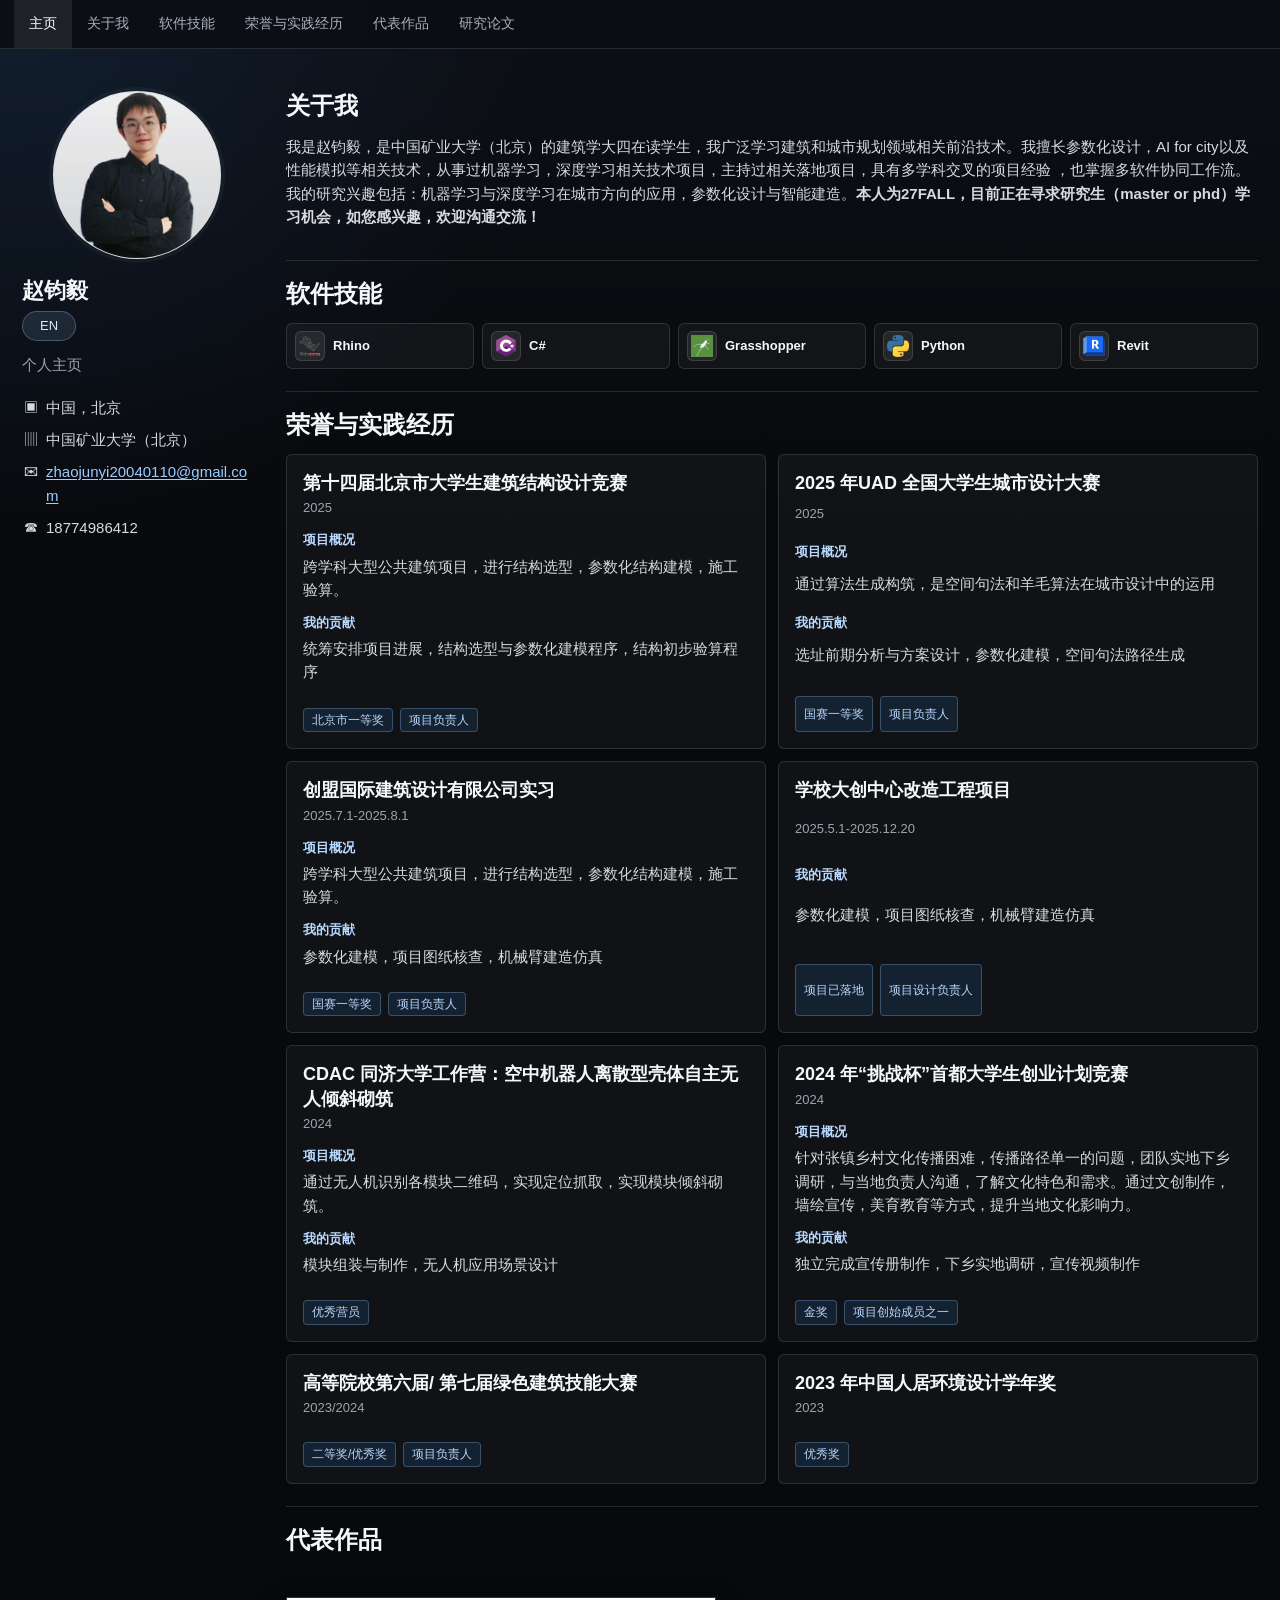
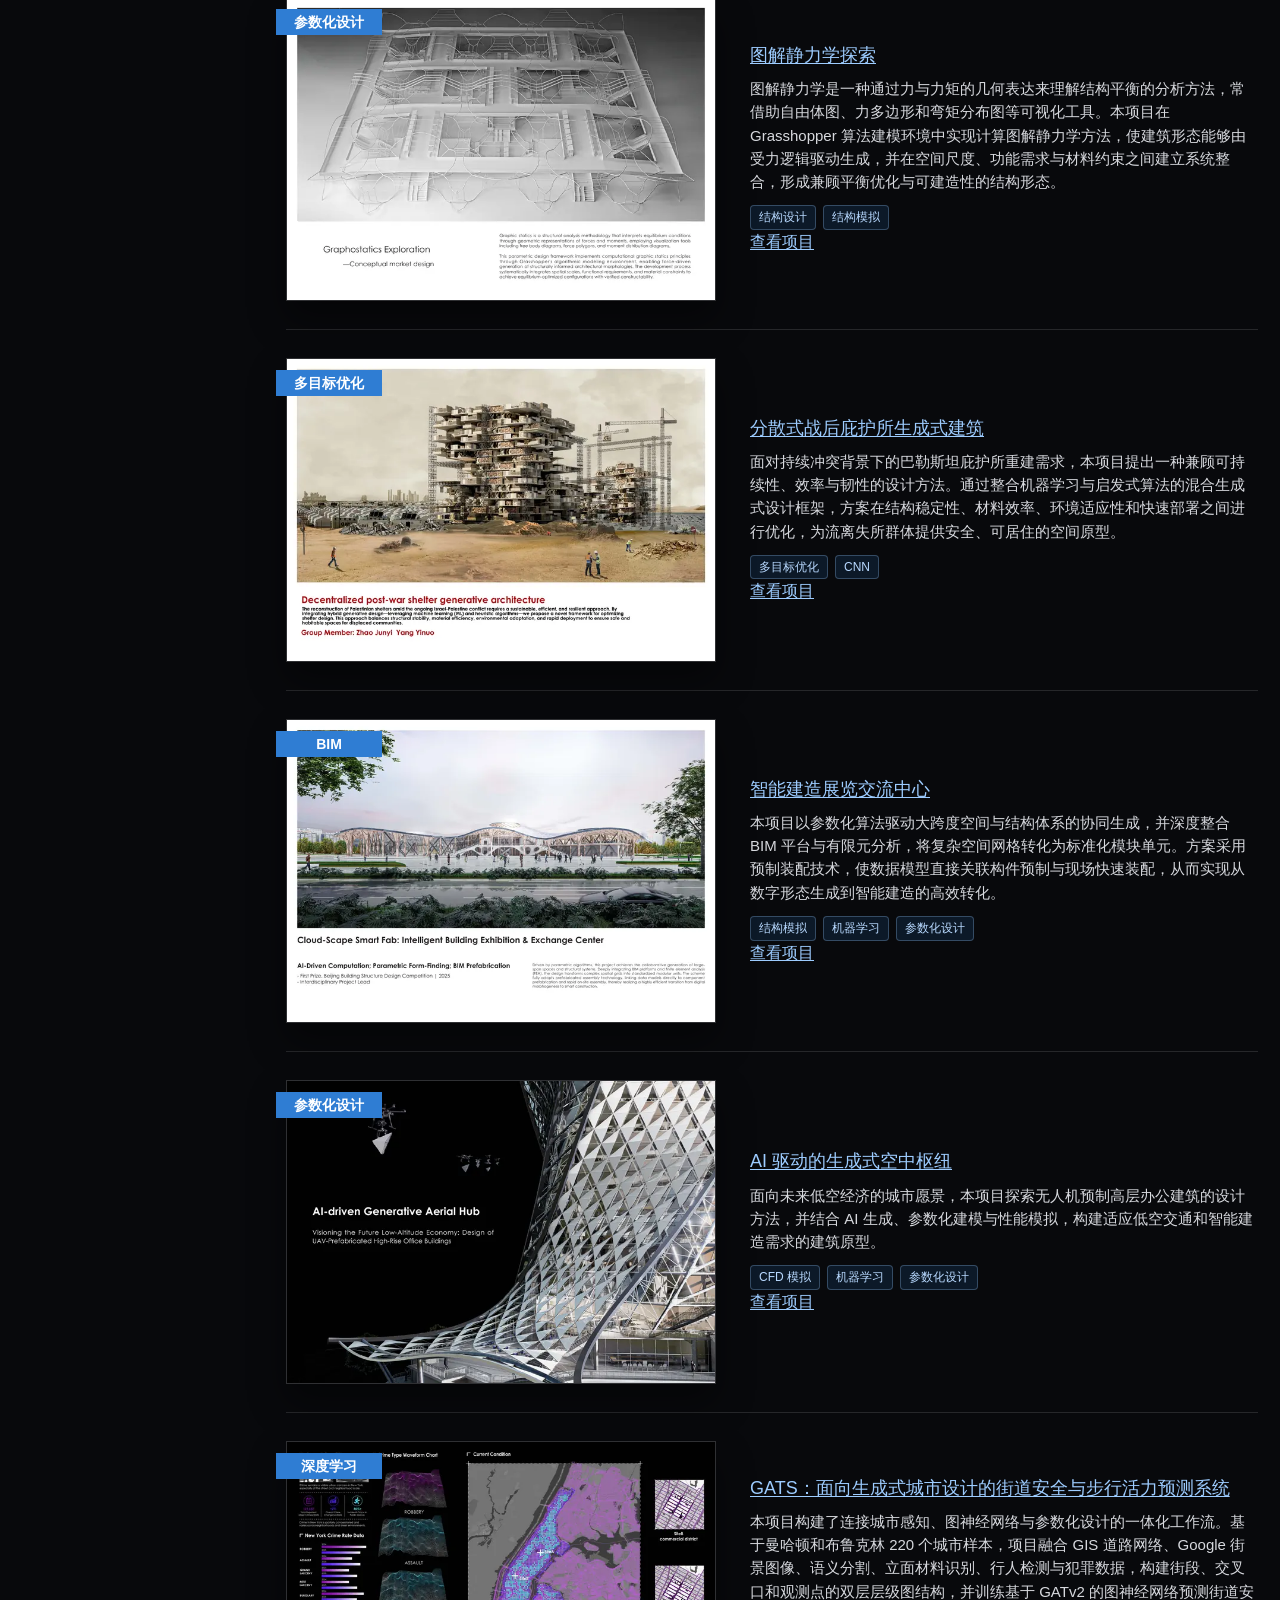
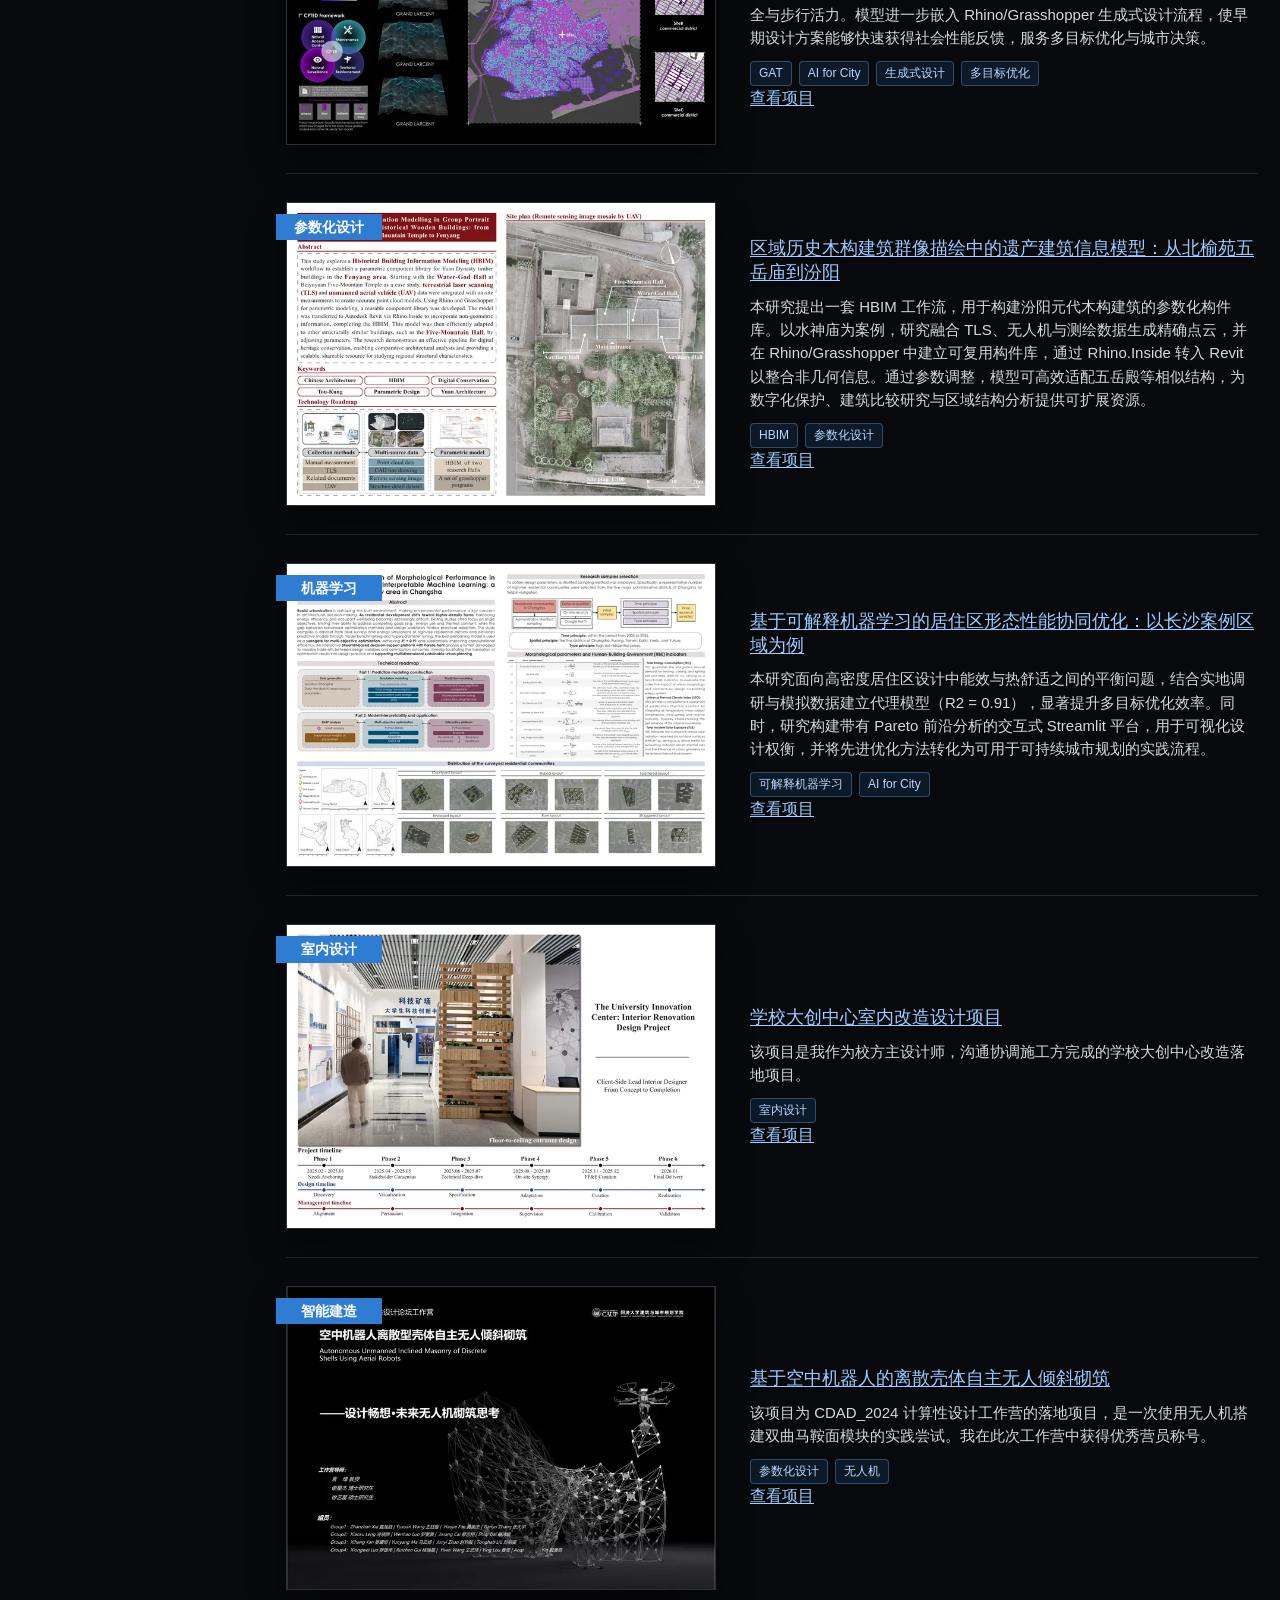
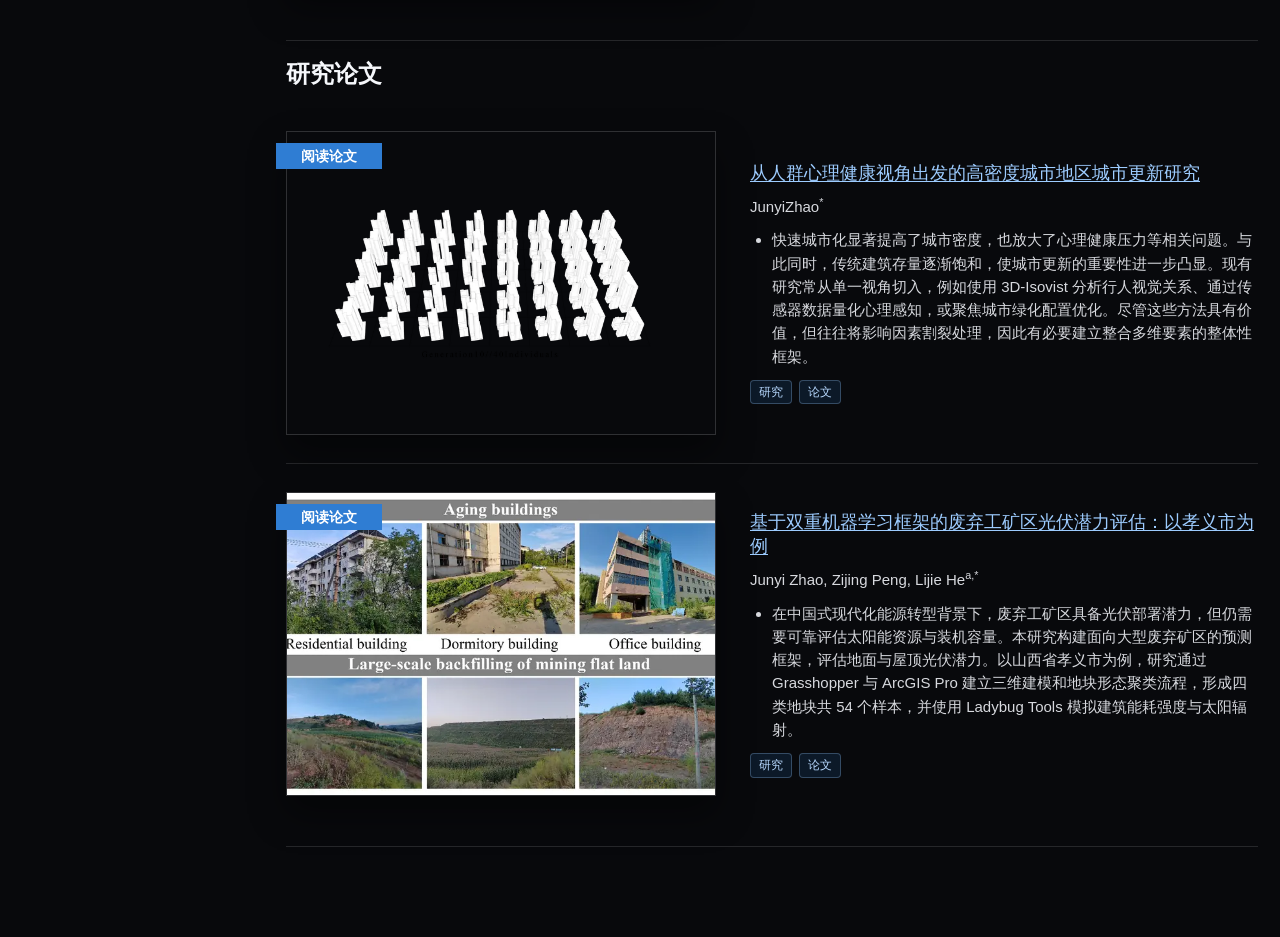
<file: index.html>
<!doctype html>
<html lang="zh-CN">
  <head>
    <meta charset="utf-8" />
    <meta name="viewport" content="width=device-width, initial-scale=1" />
    <meta name="description" content="赵钧毅的个人主页，展示作品集项目、研究论文与个人简历。" />
    <title>赵钧毅 | 个人主页</title>
    <link rel="stylesheet" href="styles.css" />
  </head>
  <body>
    <header class="topbar">
      <nav class="topnav" aria-label="主导航">
        <a class="active" href="#top" data-i18n="navHome">主页</a>
        <a href="#about" data-i18n="navAbout">关于我</a>
        <a href="#skills" data-i18n="navSkills">软件技能</a>
        <a href="#awards" data-i18n="navAwards">荣誉与实践经历</a>
        <a href="#projects" data-i18n="navProjects">代表作品</a>
        <a href="#research" data-i18n="navResearch">研究论文</a>
      </nav>
    </header>

    <main id="top" class="page-shell">
      <aside class="sidebar" aria-label="个人信息" data-i18n-attr="aria-label:profileLabel">
        <div id="avatar" class="avatar" aria-hidden="true">赵</div>
        <h1 id="profile-name">赵钧毅</h1>
        <button id="language-toggle" class="language-toggle profile-language-toggle" type="button" aria-label="Switch to English">EN</button>
        <p id="profile-headline" class="role">个人主页</p>

        <ul class="profile-links">
          <li><span class="icon">▣</span><span id="profile-location">待补充</span></li>
          <li><span class="icon">▥</span><span id="profile-school">待补充</span></li>
          <li><span class="icon">✉</span><a id="profile-email" href="mailto:zhaojunyi20040110@gmail.com">zhaojunyi20040110@gmail.com</a></li>
          <li><span class="icon">☎</span><span id="profile-phone">18774986412</span></li>
        </ul>
      </aside>

      <div class="content">
        <section id="about" class="section">
          <h2 data-i18n="sectionAbout">关于我</h2>
          <p id="profile-bio">
            个人介绍待补充。建议用 2-4 句话概括你的方向、能力、关注的问题和正在寻找的机会。
          </p>
        </section>

        <section id="skills" class="section">
          <h2 data-i18n="sectionSkills">软件技能</h2>
          <div id="software-skills" class="skills-grid" aria-live="polite"></div>
        </section>

        <section id="awards" class="section">
          <h2 data-i18n="sectionAwards">荣誉与实践经历</h2>
          <div id="awards-list" class="awards-list" aria-live="polite"></div>
        </section>

        <section id="projects" class="section">
          <h2 data-i18n="sectionProjects">代表作品</h2>
          <div id="projects-list" class="entry-list" aria-live="polite"></div>
        </section>

        <section id="research" class="section">
          <h2 data-i18n="sectionResearch">研究论文</h2>
          <div id="papers-list" class="entry-list" aria-live="polite"></div>
        </section>
      </div>
    </main>

    <script src="scripts/main.js"></script>
  </body>
</html>
</file>
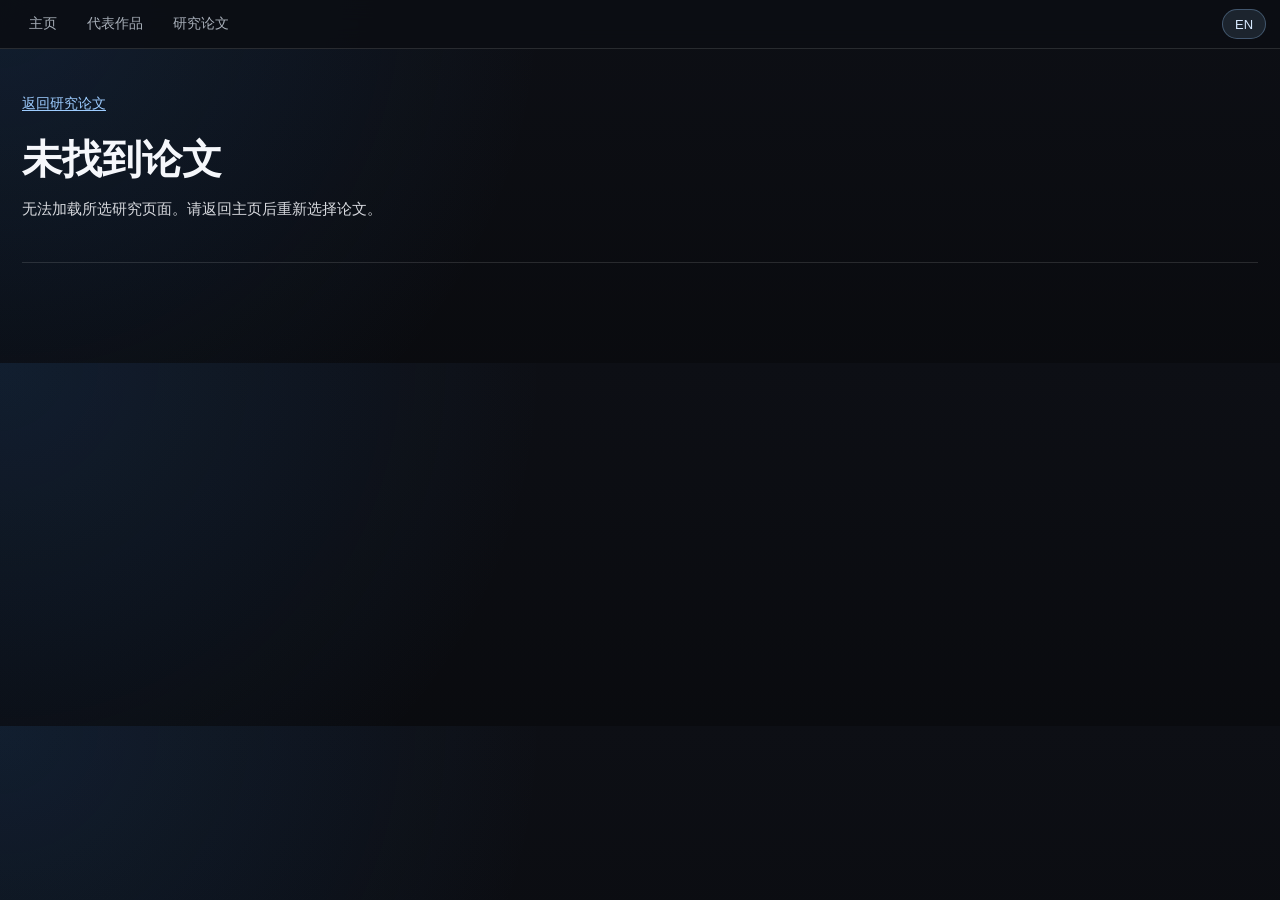
<file: paper.html>
<!doctype html>
<html lang="zh-CN">
  <head>
    <meta charset="utf-8" />
    <meta name="viewport" content="width=device-width, initial-scale=1" />
    <meta name="description" content="赵钧毅研究论文阅读页。" />
    <title>研究论文 | 赵钧毅</title>
    <link rel="stylesheet" href="styles.css" />
  </head>
  <body>
    <header class="topbar">
      <nav class="topnav" aria-label="主导航">
        <a href="index.html#top" data-nav="home">主页</a>
        <a href="index.html#projects" data-nav="projects">代表作品</a>
        <a href="index.html#research" data-nav="research">研究论文</a>
        <button id="language-toggle" class="language-toggle" type="button" aria-label="Switch to English">EN</button>
      </nav>
    </header>

    <main class="paper-shell">
      <article id="paper-detail" class="paper-detail" aria-live="polite">
        <p class="empty-note">正在加载论文...</p>
      </article>
    </main>

    <script src="scripts/paper.js"></script>
  </body>
</html>
</file>
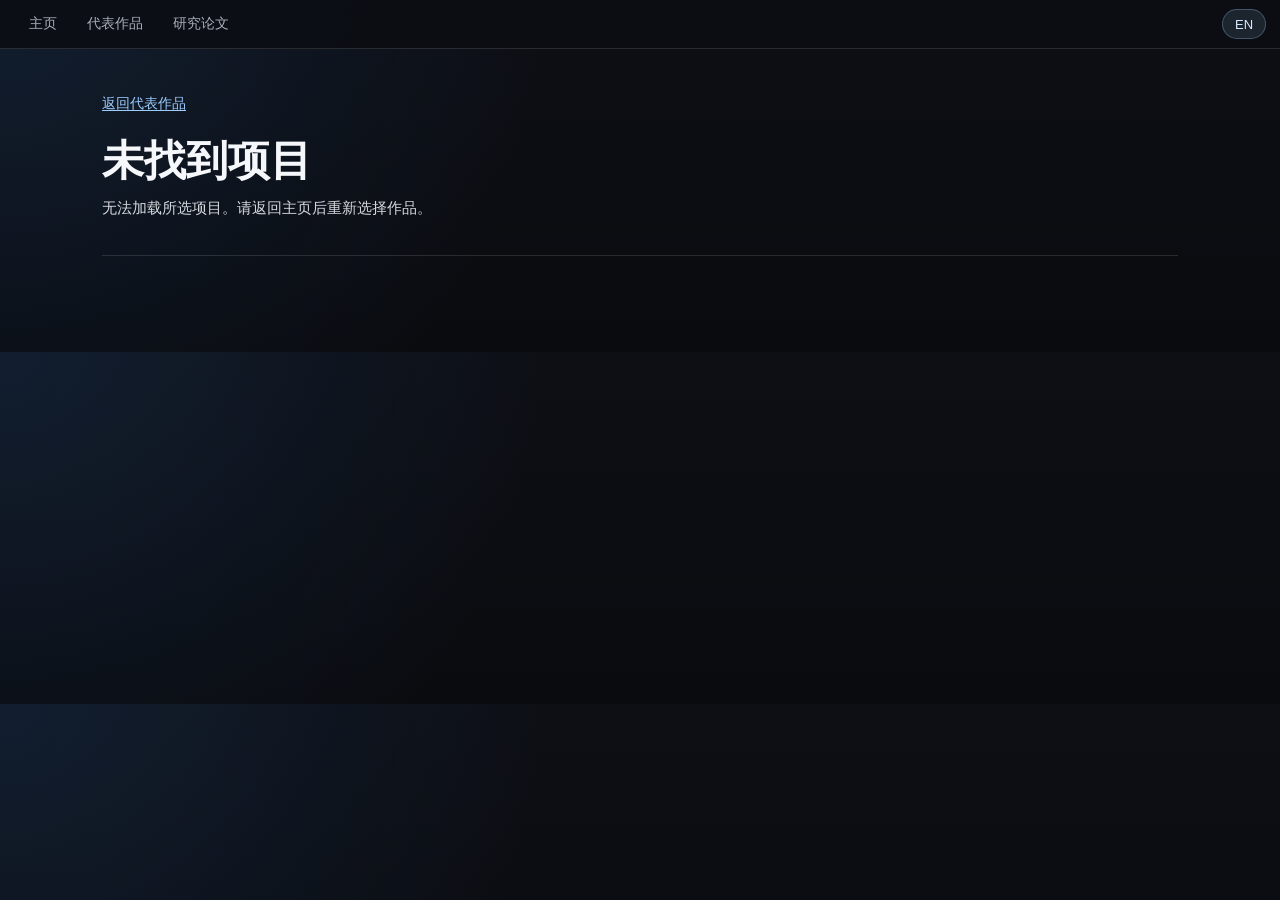
<file: project.html>
<!doctype html>
<html lang="zh-CN">
  <head>
    <meta charset="utf-8" />
    <meta name="viewport" content="width=device-width, initial-scale=1" />
    <meta name="description" content="赵钧毅作品集项目详情页。" />
    <title>作品 | 赵钧毅</title>
    <link rel="stylesheet" href="styles.css" />
  </head>
  <body>
    <header class="topbar">
      <nav class="topnav" aria-label="主导航">
        <a href="index.html#top" data-nav="home">主页</a>
        <a href="index.html#projects" data-nav="projects">代表作品</a>
        <a href="index.html#research" data-nav="research">研究论文</a>
        <button id="language-toggle" class="language-toggle" type="button" aria-label="Switch to English">EN</button>
      </nav>
    </header>

    <main class="project-shell">
      <section id="project-detail" class="project-detail" aria-live="polite">
        <p class="empty-note">正在加载作品...</p>
      </section>
    </main>

    <script src="scripts/project.js"></script>
  </body>
</html>
</file>
<file: styles.css>
:root {
  color-scheme: dark;
  --text: #d7d9de;
  --heading: #f5f7fb;
  --link: #9dccff;
  --link-hover: #ffffff;
  --muted: #9da4af;
  --rule: rgba(255, 255, 255, 0.12);
  --bg: #08090c;
  --nav: rgba(12, 14, 19, 0.9);
  --panel: #10131a;
  --blue: #2f7dd3;
  --soft-blue: rgba(47, 125, 211, 0.14);
}

* {
  box-sizing: border-box;
}

html {
  scroll-behavior: smooth;
}

body {
  margin: 0;
  background:
    radial-gradient(circle at top left, rgba(47, 125, 211, 0.14), transparent 34rem),
    linear-gradient(180deg, #0d0f15 0%, var(--bg) 34rem);
  color: var(--text);
  font-family:
    "Helvetica Neue", Arial, "Microsoft YaHei", "PingFang SC", sans-serif;
  font-size: 15px;
  line-height: 1.55;
}

a {
  color: var(--link);
  text-decoration: underline;
  text-underline-offset: 2px;
}

a:hover {
  color: var(--link-hover);
}

img {
  display: block;
  max-width: 100%;
}

.topbar {
  position: sticky;
  top: 0;
  z-index: 20;
  min-height: 48px;
  background: var(--nav);
  border-bottom: 1px solid var(--rule);
  backdrop-filter: blur(16px);
}

.topnav {
  display: flex;
  align-items: center;
  gap: 0;
  max-width: 1280px;
  min-height: 48px;
  margin: 0 auto;
  overflow-x: auto;
  padding: 0 14px;
  white-space: nowrap;
}

.topnav a {
  display: inline-flex;
  align-items: center;
  min-height: 48px;
  padding: 0 15px;
  color: #a9b0ba;
  font-size: 14px;
  text-decoration: none;
}

.topnav a.active,
.topnav a:hover {
  color: #ffffff;
  background: rgba(255, 255, 255, 0.08);
}

.language-toggle {
  display: inline-flex;
  align-items: center;
  justify-content: center;
  min-width: 44px;
  min-height: 30px;
  margin-left: auto;
  padding: 0 11px;
  background: rgba(157, 204, 255, 0.12);
  border: 1px solid rgba(157, 204, 255, 0.3);
  border-radius: 999px;
  color: #d7e9ff;
  cursor: pointer;
  font: inherit;
  font-size: 13px;
  line-height: 1;
  white-space: nowrap;
}

.language-toggle:hover,
.language-toggle:focus-visible {
  background: rgba(157, 204, 255, 0.2);
  color: #ffffff;
  outline: none;
}

.profile-language-toggle {
  min-width: 54px;
  margin: 0 0 12px;
}

.page-shell {
  display: grid;
  grid-template-columns: 230px minmax(0, 1fr);
  gap: 34px;
  max-width: 1280px;
  margin: 0 auto;
  padding: 42px 22px 72px;
}

.sidebar {
  align-self: start;
  position: sticky;
  top: 76px;
}

.avatar {
  display: grid;
  place-items: center;
  width: 168px;
  height: 168px;
  margin: 0 auto 18px;
  overflow: hidden;
  border: 1px solid rgba(220, 226, 235, 0.72);
  border-radius: 50%;
  background: #dfe2e4;
  box-shadow: 0 0 0 4px rgba(255, 255, 255, 0.04);
  color: #f5f7fb;
  font-size: 64px;
  font-weight: 700;
}

.avatar img {
  width: 100%;
  height: 100%;
  object-fit: cover;
  object-position: center top;
}

.sidebar h1 {
  margin: 0 0 6px;
  color: var(--heading);
  font-size: 22px;
  line-height: 1.25;
}

.role {
  margin: 0 0 20px;
  color: var(--muted);
}

.profile-links {
  display: grid;
  gap: 9px;
  margin: 0;
  padding: 0;
  list-style: none;
}

.profile-links li {
  display: grid;
  grid-template-columns: 18px minmax(0, 1fr);
  gap: 6px;
  align-items: start;
  min-width: 0;
}

.profile-links a,
.profile-links span:last-child {
  overflow-wrap: anywhere;
}

.icon {
  color: #d5d9e1;
  font-size: 14px;
  line-height: 1.6;
  text-align: center;
}

.content {
  min-width: 0;
}

.section {
  scroll-margin-top: 66px;
  padding-bottom: 22px;
  margin-bottom: 18px;
  border-bottom: 1px solid var(--rule);
}

.section h2 {
  display: flex;
  align-items: center;
  gap: 10px;
  margin: 0 0 14px;
  color: var(--heading);
  font-size: 24px;
  line-height: 1.25;
}

.section p {
  margin: 0 0 10px;
}

.section-icon {
  display: inline-flex;
  width: 22px;
  color: var(--blue);
  font-size: 20px;
  line-height: 1;
}

.news-list {
  margin: 0;
  padding-left: 22px;
}

.news-list li {
  margin: 6px 0;
}

.skills-grid {
  display: grid;
  grid-template-columns: repeat(5, minmax(0, 1fr));
  gap: 8px;
}

.skill-card {
  display: grid;
  grid-template-columns: 30px minmax(0, 1fr);
  gap: 8px;
  align-items: center;
  min-height: 46px;
  padding: 7px 8px;
  background: rgba(255, 255, 255, 0.04);
  border: 1px solid var(--rule);
  border-radius: 6px;
}

.skill-icon {
  display: grid;
  place-items: center;
  width: 30px;
  height: 30px;
  overflow: hidden;
  background: rgba(255, 255, 255, 0.08);
  border: 1px solid rgba(255, 255, 255, 0.12);
  border-radius: 6px;
  color: #ffffff;
  font-size: 13px;
  font-weight: 700;
}

.skill-icon img {
  width: 22px;
  height: 22px;
  object-fit: contain;
}

.skill-card h3 {
  margin: 0;
  color: var(--heading);
  overflow-wrap: anywhere;
  font-size: 13px;
  line-height: 1.25;
}

.skill-card p {
  margin: 3px 0 0;
  color: var(--muted);
  font-size: 13px;
  line-height: 1.35;
}

.skill-level {
  color: #b8d9ff;
}

.empty-note {
  margin: 0;
  color: var(--muted);
}

.awards-list {
  display: grid;
  grid-template-columns: repeat(2, minmax(0, 1fr));
  gap: 12px;
}

.award-card {
  display: grid;
  gap: 12px;
  padding: 16px;
  background: rgba(255, 255, 255, 0.04);
  border: 1px solid var(--rule);
  border-radius: 6px;
}

.award-heading {
  display: grid;
  gap: 3px;
}

.award-heading h3 {
  margin: 0;
  color: var(--heading);
  font-size: 18px;
  line-height: 1.35;
}

.award-heading p {
  margin: 0;
  color: var(--muted);
  font-size: 13px;
}

.award-detail {
  display: grid;
  gap: 4px;
}

.award-detail strong {
  color: #b8d9ff;
  font-size: 13px;
}

.award-detail p {
  margin: 0;
}

code {
  padding: 1px 5px;
  background: rgba(255, 255, 255, 0.08);
  border: 1px solid rgba(255, 255, 255, 0.12);
  border-radius: 4px;
  font-size: 13px;
}

.entry-list {
  display: grid;
  gap: 0;
}

.entry {
  display: grid;
  grid-template-columns: minmax(280px, 430px) minmax(0, 1fr);
  gap: 34px;
  align-items: center;
  padding: 28px 0;
  border-top: 1px solid var(--rule);
}

.entry:first-child {
  border-top: 0;
}

.entry-media {
  position: relative;
}

.entry-media img {
  width: 100%;
  height: auto;
  aspect-ratio: 1.414 / 1;
  object-fit: cover;
  border: 1px solid rgba(255, 255, 255, 0.16);
  box-shadow: 0 18px 34px rgba(0, 0, 0, 0.42);
}

.badge {
  position: absolute;
  top: 12px;
  left: -10px;
  max-width: min(78%, 280px);
  min-width: 106px;
  padding: 5px 12px;
  background: var(--blue);
  color: #fff;
  font-size: 14px;
  font-weight: 700;
  line-height: 1.15;
  text-align: center;
  white-space: normal;
}

.entry-title {
  margin: 0 0 10px;
  font-size: 18px;
  font-weight: 500;
  line-height: 1.35;
}

.entry-title a {
  color: var(--link);
}

.entry-authors,
.entry-summary {
  margin: 0 0 9px;
}

.entry-authors sup,
.paper-authors sup {
  font-size: 0.72em;
  line-height: 0;
  vertical-align: super;
}

.entry-summary-text {
  margin: 0 0 12px;
}

.entry-summary {
  padding-left: 22px;
}

.entry-summary li {
  margin: 0 0 5px;
}

.tagline {
  display: flex;
  flex-wrap: wrap;
  gap: 7px;
  margin-top: 12px;
}

.tag {
  display: inline-flex;
  align-items: center;
  min-height: 24px;
  padding: 2px 8px;
  background: var(--soft-blue);
  border: 1px solid rgba(157, 204, 255, 0.28);
  border-radius: 4px;
  color: #b8d9ff;
  font-size: 12px;
}

.text-link {
  font-size: 16px;
}

.project-shell {
  max-width: 1120px;
  margin: 0 auto;
  padding: 42px 22px 72px;
}

.project-header {
  padding-bottom: 24px;
  margin-bottom: 24px;
  border-bottom: 1px solid var(--rule);
}

.project-header h1 {
  max-width: 920px;
  margin: 6px 0 12px;
  color: var(--heading);
  font-size: 42px;
  line-height: 1.12;
}

.project-header p {
  max-width: 900px;
  margin: 0 0 12px;
}

.project-header .project-keywords {
  color: var(--text);
}

.project-keywords span {
  font-weight: 700;
}

.project-kicker {
  color: var(--muted);
  font-size: 13px;
  text-transform: uppercase;
}

.back-link {
  display: inline-flex;
  margin-bottom: 16px;
  font-size: 14px;
}

.project-pages {
  display: grid;
  gap: 22px;
}

.project-page {
  margin: 0;
}

.project-page img {
  width: 100%;
  height: auto;
  background: #ffffff;
  border: 1px solid rgba(255, 255, 255, 0.16);
  box-shadow: 0 18px 34px rgba(0, 0, 0, 0.42);
}

.progressive-project-image {
  filter: blur(10px);
  transform: translateZ(0);
  transition: filter 180ms ease;
}

.progressive-project-image.is-loaded {
  filter: blur(0);
}

.paper-shell {
  max-width: 1320px;
  margin: 0 auto;
  padding: 0 22px 72px;
}

.paper-header {
  padding-top: 42px;
  padding-bottom: 26px;
  margin-bottom: 28px;
  border-bottom: 1px solid var(--rule);
}

.paper-header h1 {
  max-width: 960px;
  margin: 6px 0 14px;
  color: var(--heading);
  font-size: 40px;
  line-height: 1.14;
}

.paper-abstract {
  max-width: 920px;
  margin: 0 0 16px;
  color: #c7ccd5;
  font-size: 16px;
  line-height: 1.7;
}

.paper-authors {
  max-width: 920px;
  margin: -2px 0 13px;
  color: var(--muted);
  font-size: 15px;
}

.paper-reader {
  display: grid;
  grid-template-columns: 280px minmax(0, 900px);
  gap: 42px;
  align-items: start;
}

.paper-main {
  min-width: 0;
}

.paper-toc {
  position: sticky;
  top: 48px;
  height: calc(100vh - 48px);
  overflow: auto;
  padding: 38px 16px 30px 0;
  border-right: 1px solid var(--rule);
}

.paper-toc h2 {
  margin: 0 0 14px;
  color: var(--heading);
  font-size: 14px;
  line-height: 1.2;
  text-transform: uppercase;
}

.paper-toc ol {
  display: grid;
  gap: 3px;
  margin: 0;
  padding: 0;
  list-style: none;
}

.paper-toc li {
  min-width: 0;
}

.paper-toc a {
  display: grid;
  grid-template-columns: 38px minmax(0, 1fr);
  gap: 6px;
  padding: 5px 8px;
  border-radius: 4px;
  color: #aeb6c2;
  font-size: 13px;
  line-height: 1.35;
  text-decoration: none;
}

.paper-toc a span {
  color: #d7e9ff;
  font-variant-numeric: tabular-nums;
}

.paper-toc a:hover,
.paper-toc a.active {
  background: rgba(255, 255, 255, 0.07);
  color: var(--link-hover);
}

.toc-level-3 {
  padding-left: 14px;
}

.toc-level-4 {
  padding-left: 28px;
}

.paper-content {
  display: grid;
  grid-template-columns: minmax(0, 760px);
  gap: 0;
  color: #d9dce2;
  user-select: none;
  -webkit-user-select: none;
}

.paper-content p {
  margin: 0 0 14px;
  font-size: 16px;
  line-height: 1.72;
}

.paper-heading {
  scroll-margin-top: 70px;
  color: var(--heading);
  line-height: 1.22;
  user-select: none;
  -webkit-user-select: none;
}

.paper-heading-2 {
  margin: 30px 0 12px;
  font-size: 24px;
}

.paper-heading-3 {
  margin: 22px 0 9px;
  font-size: 19px;
}

.paper-heading-4 {
  margin: 18px 0 8px;
  color: #dcecff;
  font-size: 17px;
}

.paper-figure {
  width: min(100%, 980px);
  margin: 28px 0 8px;
}

.paper-figure img {
  width: 100%;
  height: auto;
  background: #ffffff;
  border: 1px solid rgba(255, 255, 255, 0.16);
  box-shadow: 0 16px 30px rgba(0, 0, 0, 0.38);
}

.paper-caption {
  max-width: 880px;
  margin: 0 0 20px;
  color: var(--muted);
  font-size: 13px;
  line-height: 1.5;
  user-select: none;
  -webkit-user-select: none;
}

.paper-list {
  display: grid;
  gap: 8px;
  margin: 0 0 16px;
  padding-left: 22px;
}

.paper-list li {
  line-height: 1.65;
}

.list-level-1 {
  margin-left: 18px;
}

.paper-table-wrap {
  max-width: 100%;
  margin: 20px 0;
  overflow-x: auto;
}

.paper-table {
  width: 100%;
  min-width: 620px;
  border-collapse: collapse;
  color: var(--text);
  font-size: 13px;
  line-height: 1.45;
}

.paper-table td {
  padding: 8px 10px;
  border: 1px solid rgba(255, 255, 255, 0.14);
  vertical-align: top;
}

.paper-detail {
  user-select: none;
  -webkit-user-select: none;
}

@media (max-width: 900px) {
  .page-shell {
    grid-template-columns: 1fr;
  }

  .sidebar {
    position: static;
    display: grid;
    grid-template-columns: 120px minmax(0, 1fr);
    gap: 18px;
    align-items: center;
  }

  .avatar {
    width: 120px;
    height: 120px;
    margin: 0;
    font-size: 48px;
  }

  .profile-links {
    grid-column: 1 / -1;
    grid-template-columns: repeat(2, minmax(0, 1fr));
  }

  .profile-language-toggle {
    grid-column: 2;
    justify-self: start;
    margin: -16px 0 -8px;
  }

  .skills-grid {
    grid-template-columns: repeat(4, minmax(0, 1fr));
  }
}

@media (max-width: 720px) {
  body {
    font-size: 14px;
  }

  .topnav {
    padding: 0 8px;
  }

  .topnav a {
    padding: 0 11px;
  }

  .language-toggle {
    margin-left: 8px;
  }

  .profile-language-toggle {
    grid-column: auto;
    margin-left: 0;
  }

  .page-shell {
    padding: 28px 16px 52px;
  }

  .entry {
    grid-template-columns: 1fr;
    gap: 18px;
    padding: 24px 0;
  }

  .profile-links {
    grid-template-columns: 1fr;
  }

  .skills-grid {
    grid-template-columns: repeat(2, minmax(0, 1fr));
  }

  .awards-list {
    grid-template-columns: 1fr;
  }

  .project-shell {
    padding: 28px 16px 52px;
  }

  .project-header h1 {
    font-size: 30px;
  }

  .paper-shell {
    padding: 0 16px 52px;
  }

  .paper-reader {
    grid-template-columns: 1fr;
    gap: 22px;
  }

  .paper-toc {
    position: static;
    height: auto;
    max-height: 42vh;
    padding: 14px;
    background: rgba(255, 255, 255, 0.04);
    border: 1px solid var(--rule);
    border-radius: 6px;
  }

  .paper-header h1 {
    font-size: 29px;
  }

  .paper-content p,
  .paper-abstract {
    font-size: 15px;
  }
}
</file>
